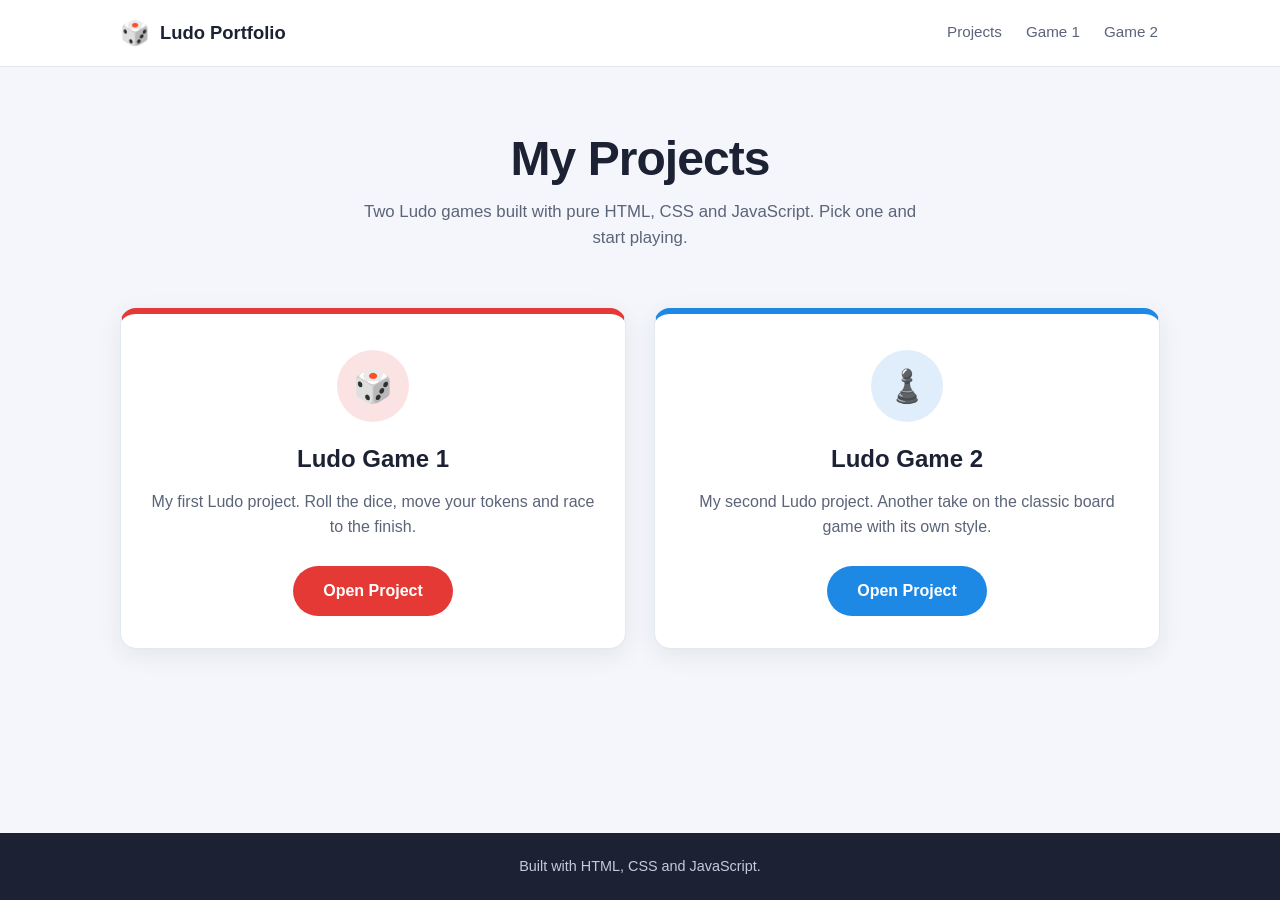
<file: index.html>
<!DOCTYPE html>
<html lang="en">
<head>
  <meta charset="UTF-8">
  <meta name="viewport" content="width=device-width, initial-scale=1.0">
  <meta name="description" content="A collection of my Ludo game projects.">
  <title>My Ludo Projects</title>
  <link rel="stylesheet" href="./style.css">
</head>
<body>

  <header class="site-header">
    <div class="container header-inner">
      <a class="brand" href="./">
        <span class="brand-icon" aria-hidden="true">🎲</span>
        <span class="brand-name">Ludo Portfolio</span>
      </a>
      <nav class="nav" aria-label="Main navigation">
        <a href="#projects">Projects</a>
        <a href="./project1/">Game 1</a>
        <a href="./project2/">Game 2</a>
      </nav>
    </div>
  </header>

  <main>
    <section class="hero">
      <div class="container">
        <h1>My Projects</h1>
        <p class="subtitle">Two Ludo games built with pure HTML, CSS and JavaScript. Pick one and start playing.</p>
      </div>
    </section>

    <section id="projects" class="projects">
      <div class="container cards">

        <article class="card card-one">
          <div class="card-icon" aria-hidden="true">🎲</div>
          <h2>Ludo Game 1</h2>
          <p>My first Ludo project. Roll the dice, move your tokens and race to the finish.</p>
          <a class="btn" href="./project1/">Open Project</a>
        </article>

        <article class="card card-two">
          <div class="card-icon" aria-hidden="true">♟️</div>
          <h2>Ludo Game 2</h2>
          <p>My second Ludo project. Another take on the classic board game with its own style.</p>
          <a class="btn" href="./project2/">Open Project</a>
        </article>

      </div>
    </section>
  </main>

  <footer class="site-footer">
    <div class="container">
      <p>Built with HTML, CSS and JavaScript.</p>
    </div>
  </footer>

</body>
</html>
</file>
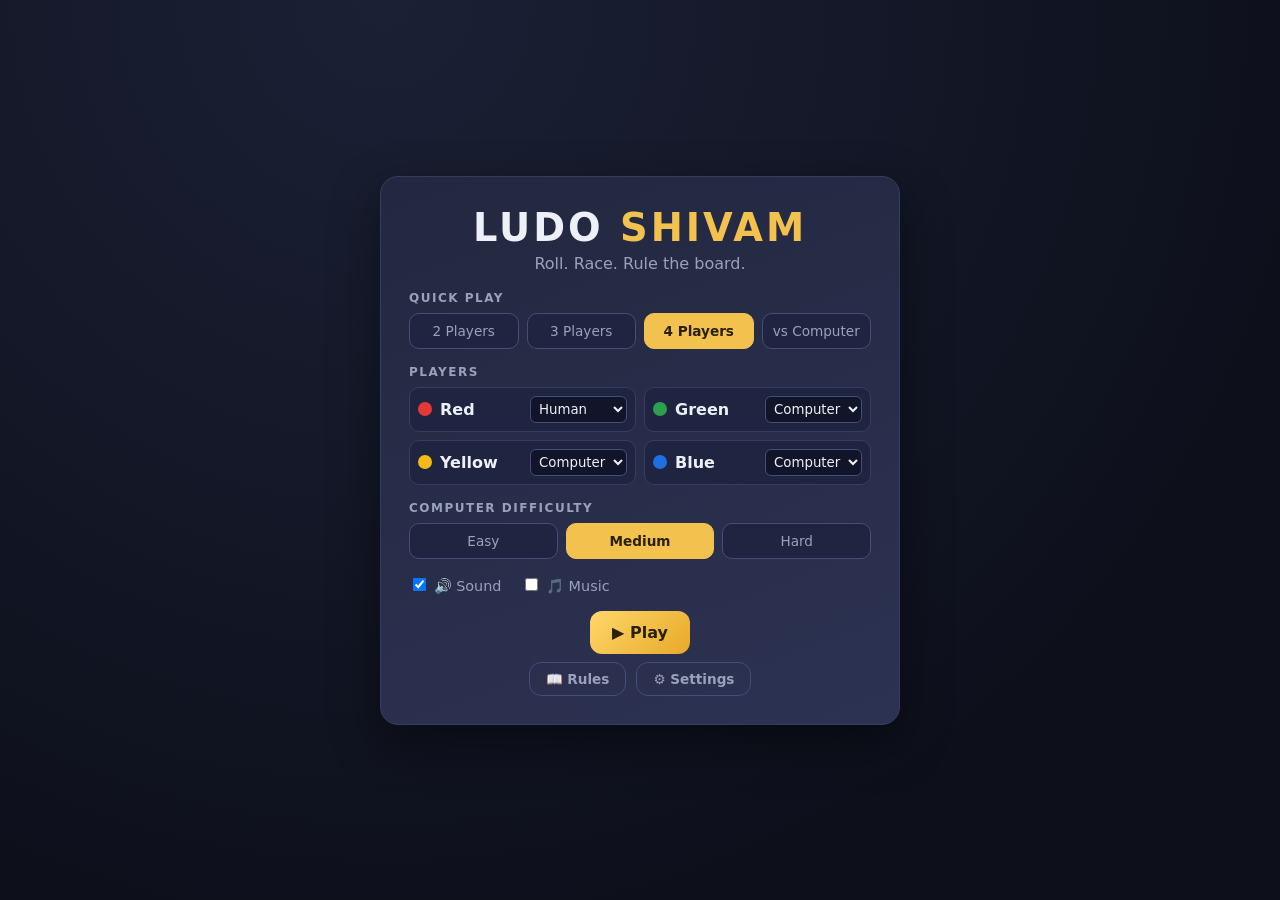
<file: project1/index.html>
<!DOCTYPE html>
<html lang="en">
<head>
<meta charset="UTF-8">
<meta name="viewport" content="width=device-width, initial-scale=1.0">
<title>Ludo-Shivam</title>
<link rel="stylesheet" href="style.css">
</head>
<body class="theme-classic">

<!-- START SCREEN -->
<section id="startScreen" class="screen">
  <div class="card start-card">
    <h1 class="logo">LUDO <span>SHIVAM</span></h1>
    <p class="tagline">Roll. Race. Rule the board.</p>

    <h3 class="label">Quick Play</h3>
    <div class="pill-row" id="modeRow">
      <button class="pill" data-mode="2">2 Players</button>
      <button class="pill" data-mode="3">3 Players</button>
      <button class="pill active" data-mode="4">4 Players</button>
      <button class="pill" data-mode="vs">vs Computer</button>
    </div>

    <h3 class="label">Players</h3>
    <div class="seat-grid" id="seatGrid">
      <div class="seat"><span class="dot red"></span><b>Red</b>
        <select data-color="red"><option value="human">Human</option><option value="ai">Computer</option><option value="off">Off</option></select></div>
      <div class="seat"><span class="dot green"></span><b>Green</b>
        <select data-color="green"><option value="ai">Computer</option><option value="human">Human</option><option value="off">Off</option></select></div>
      <div class="seat"><span class="dot yellow"></span><b>Yellow</b>
        <select data-color="yellow"><option value="ai">Computer</option><option value="human">Human</option><option value="off">Off</option></select></div>
      <div class="seat"><span class="dot blue"></span><b>Blue</b>
        <select data-color="blue"><option value="ai">Computer</option><option value="human">Human</option><option value="off">Off</option></select></div>
    </div>

    <h3 class="label">Computer Difficulty</h3>
    <div class="pill-row" id="diffRow">
      <button class="pill" data-diff="easy">Easy</button>
      <button class="pill active" data-diff="medium">Medium</button>
      <button class="pill" data-diff="hard">Hard</button>
    </div>

    <div class="toggle-row">
      <label><input type="checkbox" class="tg-sound" checked> 🔊 Sound</label>
      <label><input type="checkbox" class="tg-music"> 🎵 Music</label>
    </div>

    <div class="btn-row">
      <button id="playBtn" class="btn primary">▶ Play</button>
      <button id="resumeBtn" class="btn secondary hidden">⏪ Resume Game</button>
    </div>
    <div class="btn-row small">
      <button id="rulesBtn" class="btn ghost">📖 Rules</button>
      <button id="settingsBtn" class="btn ghost">⚙ Settings</button>
    </div>
  </div>
</section>

<!-- GAME SCREEN -->
<section id="gameScreen" class="screen hidden">
  <div class="game-wrap">
    <header class="hud">
      <div class="hud-title">LUDO <span>SHIVAM</span></div>
      <div class="hud-actions">
        <button id="settingsBtn2" class="icon-btn" aria-label="Settings">⚙</button>
        <button id="menuBtn" class="icon-btn" aria-label="Main menu">🏠</button>
      </div>
    </header>
    <div class="panel-row" id="panelTop"></div>
    <div class="board-wrap"><div id="board" class="board" aria-label="Ludo board"></div></div>
    <div class="panel-row" id="panelBottom"></div>
  </div>
</section>
<div id="msgLine" class="msg-line" aria-live="polite"></div>

<!-- WIN SCREEN -->
<section id="winScreen" class="screen hidden">
  <div class="card win-card">
    <div class="trophy">🏆</div>
    <h1 id="winTitle">RED WINS!</h1>
    <p id="winSub" class="tagline">4/4 Tokens Home</p>
    <div id="ranking" class="ranking"></div>
    <div class="btn-row">
      <button id="againBtn" class="btn primary">Play Again</button>
      <button id="menuBtn2" class="btn secondary">Main Menu</button>
    </div>
  </div>
</section>

<!-- RULES -->
<div id="rulesModal" class="modal-back hidden">
  <div class="modal card">
    <button class="x" data-close="rulesModal" aria-label="Close">✕</button>
    <h2>How to Play</h2>
    <ol class="rules">
      <li><b>Start:</b> Pick Human or Computer for each colour and press Play.</li>
      <li><b>Dice:</b> Tap the dice or the Roll button to get 1 to 6.</li>
      <li><b>Leaving home:</b> A token leaves base only on a 6.</li>
      <li><b>Moving:</b> Tap a glowing token to move it exactly the dice value.</li>
      <li><b>Capturing:</b> Landing on a rival token (outside safe cells) sends it home and gives you another turn.</li>
      <li><b>Safe cells:</b> Star cells and coloured start cells protect tokens.</li>
      <li><b>Rolling 6:</b> You roll again. Three sixes in a row cancel your turn.</li>
      <li><b>Reaching home:</b> A token needs the exact number to enter the centre. It gives you another turn.</li>
      <li><b>Winning:</b> First player to bring all 4 tokens home wins.</li>
    </ol>
  </div>
</div>

<!-- SETTINGS -->
<div id="settingsModal" class="modal-back hidden">
  <div class="modal card">
    <button class="x" data-close="settingsModal" aria-label="Close">✕</button>
    <h2>Settings</h2>
    <label class="row"><input type="checkbox" class="tg-sound" checked> 🔊 Sound effects</label>
    <label class="row"><input type="checkbox" class="tg-music"> 🎵 Music</label>
    <label class="row"><input type="checkbox" id="tgAnim" checked> ✨ Animations</label>
    <label class="row"><input type="checkbox" id="tgMsgs" checked> 💬 Game messages</label>
    <label class="row">Difficulty
      <select id="setDiff"><option value="easy">Easy</option><option value="medium" selected>Medium</option><option value="hard">Hard</option></select></label>
    <label class="row">Board theme
      <select id="setTheme"><option value="classic">Classic</option><option value="dark">Dark</option></select></label>
    <button id="clearSaveBtn" class="btn ghost wide">Clear saved game</button>
  </div>
</div>

<script src="script.js"></script>
</body>
</html>
</file>
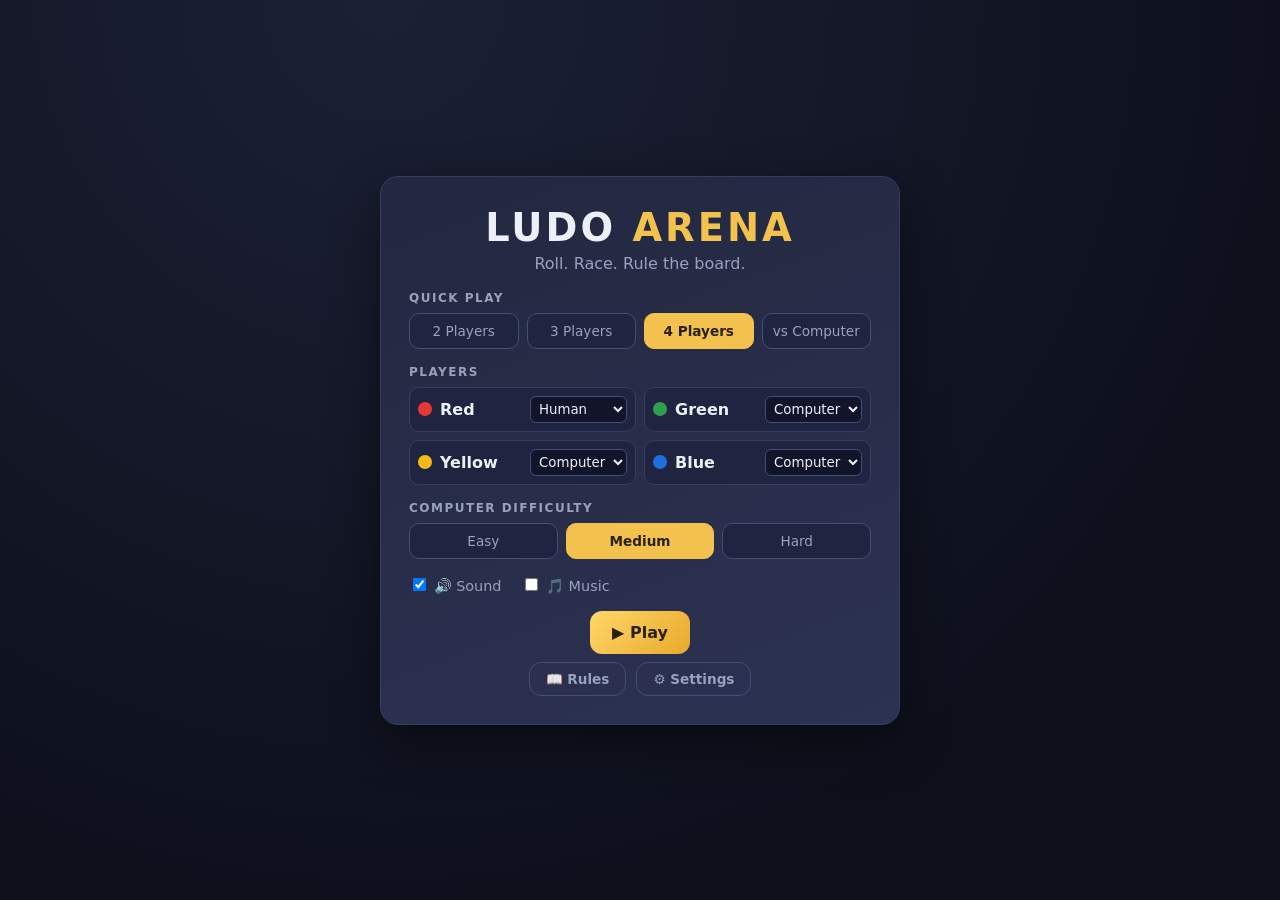
<file: project2/index.html>
<!DOCTYPE html>
<html lang="en">
<head>
<meta charset="UTF-8">
<meta name="viewport" content="width=device-width, initial-scale=1.0">
<title>Ludo Arena</title>
<link rel="stylesheet" href="style.css">
</head>
<body class="theme-classic">

<!-- START SCREEN -->
<section id="startScreen" class="screen">
  <div class="card start-card">
    <h1 class="logo">LUDO <span>ARENA</span></h1>
    <p class="tagline">Roll. Race. Rule the board.</p>

    <h3 class="label">Quick Play</h3>
    <div class="pill-row" id="modeRow">
      <button class="pill" data-mode="2">2 Players</button>
      <button class="pill" data-mode="3">3 Players</button>
      <button class="pill active" data-mode="4">4 Players</button>
      <button class="pill" data-mode="vs">vs Computer</button>
    </div>

    <h3 class="label">Players</h3>
    <div class="seat-grid" id="seatGrid">
      <div class="seat"><span class="dot red"></span><b>Red</b>
        <select data-color="red"><option value="human">Human</option><option value="ai">Computer</option><option value="off">Off</option></select></div>
      <div class="seat"><span class="dot green"></span><b>Green</b>
        <select data-color="green"><option value="ai">Computer</option><option value="human">Human</option><option value="off">Off</option></select></div>
      <div class="seat"><span class="dot yellow"></span><b>Yellow</b>
        <select data-color="yellow"><option value="ai">Computer</option><option value="human">Human</option><option value="off">Off</option></select></div>
      <div class="seat"><span class="dot blue"></span><b>Blue</b>
        <select data-color="blue"><option value="ai">Computer</option><option value="human">Human</option><option value="off">Off</option></select></div>
    </div>

    <h3 class="label">Computer Difficulty</h3>
    <div class="pill-row" id="diffRow">
      <button class="pill" data-diff="easy">Easy</button>
      <button class="pill active" data-diff="medium">Medium</button>
      <button class="pill" data-diff="hard">Hard</button>
    </div>

    <div class="toggle-row">
      <label><input type="checkbox" class="tg-sound" checked> 🔊 Sound</label>
      <label><input type="checkbox" class="tg-music"> 🎵 Music</label>
    </div>

    <div class="btn-row">
      <button id="playBtn" class="btn primary">▶ Play</button>
      <button id="resumeBtn" class="btn secondary hidden">⏪ Resume Game</button>
    </div>
    <div class="btn-row small">
      <button id="rulesBtn" class="btn ghost">📖 Rules</button>
      <button id="settingsBtn" class="btn ghost">⚙ Settings</button>
    </div>
  </div>
</section>

<!-- GAME SCREEN -->
<section id="gameScreen" class="screen hidden">
  <div class="game-wrap">
    <header class="hud">
      <div class="hud-title">LUDO <span>ARENA</span></div>
      <div class="hud-actions">
        <button id="settingsBtn2" class="icon-btn" aria-label="Settings">⚙</button>
        <button id="menuBtn" class="icon-btn" aria-label="Main menu">🏠</button>
      </div>
    </header>
    <div class="panel-row" id="panelTop"></div>
    <div class="board-wrap"><div id="board" class="board" aria-label="Ludo board"></div></div>
    <div class="panel-row" id="panelBottom"></div>
  </div>
</section>
<div id="msgLine" class="msg-line" aria-live="polite"></div>

<!-- WIN SCREEN -->
<section id="winScreen" class="screen hidden">
  <div class="card win-card">
    <div class="trophy">🏆</div>
    <h1 id="winTitle">RED WINS!</h1>
    <p id="winSub" class="tagline">4/4 Tokens Home</p>
    <div id="ranking" class="ranking"></div>
    <div class="btn-row">
      <button id="againBtn" class="btn primary">Play Again</button>
      <button id="menuBtn2" class="btn secondary">Main Menu</button>
    </div>
  </div>
</section>

<!-- RULES -->
<div id="rulesModal" class="modal-back hidden">
  <div class="modal card">
    <button class="x" data-close="rulesModal" aria-label="Close">✕</button>
    <h2>How to Play</h2>
    <ol class="rules">
      <li><b>Start:</b> Pick Human or Computer for each colour and press Play.</li>
      <li><b>Dice:</b> Tap the dice or the Roll button to get 1 to 6.</li>
      <li><b>Leaving home:</b> A token leaves base only on a 6.</li>
      <li><b>Moving:</b> Tap a glowing token to move it exactly the dice value.</li>
      <li><b>Capturing:</b> Landing on a rival token (outside safe cells) sends it home and gives you another turn.</li>
      <li><b>Safe cells:</b> Star cells and coloured start cells protect tokens.</li>
      <li><b>Rolling 6:</b> You roll again. Three sixes in a row cancel your turn.</li>
      <li><b>Reaching home:</b> A token needs the exact number to enter the centre. It gives you another turn.</li>
      <li><b>Winning:</b> First player to bring all 4 tokens home wins.</li>
    </ol>
  </div>
</div>

<!-- SETTINGS -->
<div id="settingsModal" class="modal-back hidden">
  <div class="modal card">
    <button class="x" data-close="settingsModal" aria-label="Close">✕</button>
    <h2>Settings</h2>
    <label class="row"><input type="checkbox" class="tg-sound" checked> 🔊 Sound effects</label>
    <label class="row"><input type="checkbox" class="tg-music"> 🎵 Music</label>
    <label class="row"><input type="checkbox" id="tgAnim" checked> ✨ Animations</label>
    <label class="row"><input type="checkbox" id="tgMsgs" checked> 💬 Game messages</label>
    <label class="row"><input type="checkbox" id="tgYellow" checked> 🟡 Yellow lucky dice</label>
    <label class="row">Difficulty
      <select id="setDiff"><option value="easy">Easy</option><option value="medium" selected>Medium</option><option value="hard">Hard</option></select></label>
    <label class="row">Board theme
      <select id="setTheme"><option value="classic">Classic</option><option value="dark">Dark</option></select></label>
    <button id="clearSaveBtn" class="btn ghost wide">Clear saved game</button>
  </div>
</div>

<script src="script.js"></script>
</body>
</html>
</file>
<file: style.css>
/* my-website/style.css */

:root {
  --bg: #f4f6fb;
  --surface: #ffffff;
  --text: #1c2233;
  --muted: #5b6478;
  --border: #e3e7f0;
  --red: #e53935;
  --blue: #1e88e5;
  --green: #43a047;
  --yellow: #fdb827;
  --dark: #1c2233;
  --radius: 16px;
  --shadow: 0 6px 24px rgba(28, 34, 51, 0.08);
  --shadow-hover: 0 14px 34px rgba(28, 34, 51, 0.16);
}

* {
  box-sizing: border-box;
  margin: 0;
  padding: 0;
}

html {
  scroll-behavior: smooth;
}

body {
  font-family: -apple-system, BlinkMacSystemFont, "Segoe UI", Roboto, "Helvetica Neue", Arial, sans-serif;
  background: var(--bg);
  color: var(--text);
  line-height: 1.6;
  min-height: 100vh;
  display: flex;
  flex-direction: column;
}

main {
  flex: 1;
}

.container {
  width: 100%;
  max-width: 1080px;
  margin: 0 auto;
  padding: 0 20px;
}

/* Header */
.site-header {
  background: var(--surface);
  border-bottom: 1px solid var(--border);
  position: sticky;
  top: 0;
  z-index: 10;
}

.header-inner {
  display: flex;
  align-items: center;
  justify-content: space-between;
  gap: 16px;
  padding-top: 14px;
  padding-bottom: 14px;
  flex-wrap: wrap;
}

.brand {
  display: flex;
  align-items: center;
  gap: 10px;
  text-decoration: none;
  color: var(--text);
  font-weight: 700;
  font-size: 1.15rem;
}

.brand-icon {
  font-size: 1.5rem;
}

.nav {
  display: flex;
  gap: 20px;
}

.nav a {
  text-decoration: none;
  color: var(--muted);
  font-weight: 500;
  font-size: 0.95rem;
  padding: 4px 2px;
  border-bottom: 2px solid transparent;
  transition: color 0.2s ease, border-color 0.2s ease;
}

.nav a:hover,
.nav a:focus-visible {
  color: var(--text);
  border-bottom-color: var(--yellow);
  outline: none;
}

/* Hero */
.hero {
  text-align: center;
  padding: 64px 0 28px;
}

.hero h1 {
  font-size: clamp(2rem, 5vw, 3rem);
  line-height: 1.15;
  letter-spacing: -0.02em;
  margin-bottom: 12px;
}

.subtitle {
  max-width: 560px;
  margin: 0 auto;
  color: var(--muted);
  font-size: 1.05rem;
}

/* Cards */
.projects {
  padding: 28px 0 72px;
}

.cards {
  display: grid;
  grid-template-columns: repeat(2, 1fr);
  gap: 28px;
}

.card {
  --accent: var(--red);
  background: var(--surface);
  border: 1px solid var(--border);
  border-top: 6px solid var(--accent);
  border-radius: var(--radius);
  box-shadow: var(--shadow);
  padding: 36px 28px 32px;
  text-align: center;
  display: flex;
  flex-direction: column;
  align-items: center;
  transition: transform 0.25s ease, box-shadow 0.25s ease;
}

.card:hover {
  transform: translateY(-6px);
  box-shadow: var(--shadow-hover);
}

.card-one {
  --accent: var(--red);
}

.card-two {
  --accent: var(--blue);
}

.card-icon {
  width: 72px;
  height: 72px;
  border-radius: 50%;
  display: flex;
  align-items: center;
  justify-content: center;
  font-size: 2rem;
  margin-bottom: 18px;
  background: color-mix(in srgb, var(--accent) 14%, white);
}

.card h2 {
  font-size: 1.5rem;
  margin-bottom: 10px;
}

.card p {
  color: var(--muted);
  margin-bottom: 26px;
  flex: 1;
}

.btn {
  display: inline-block;
  background: var(--accent);
  color: #ffffff;
  text-decoration: none;
  font-weight: 600;
  padding: 12px 30px;
  border-radius: 999px;
  transition: filter 0.2s ease, transform 0.2s ease;
}

.btn:hover {
  filter: brightness(1.08);
  transform: scale(1.04);
}

.btn:focus-visible {
  outline: 3px solid var(--yellow);
  outline-offset: 3px;
}

/* Footer */
.site-footer {
  background: var(--dark);
  color: #c5cbdb;
  text-align: center;
  padding: 22px 0;
  font-size: 0.9rem;
}

/* Responsive */
@media (max-width: 720px) {
  .cards {
    grid-template-columns: 1fr;
  }

  .hero {
    padding: 44px 0 16px;
  }

  .header-inner {
    justify-content: center;
  }

  .nav {
    gap: 16px;
  }
}

@media (prefers-reduced-motion: reduce) {
  * {
    transition: none !important;
    scroll-behavior: auto !important;
  }
}
</file>
<file: project1/style.css>
:root{
  --red:#e53935; --green:#2e9e4f; --yellow:#f5b91a; --blue:#1e6fe0;
  --red-l:#f9d0cf; --green-l:#cfeeda; --yellow-l:#fdecb8; --blue-l:#cfe0fa;
  --gold:#f2c14e; --ink:#1c2130;
  --bg1:#1b2035; --bg2:#0d101b; --panel:#232840; --panel2:#2c3252; --text:#eef0f8; --muted:#9aa1bd;
  --cell:#ffffff; --cellline:#c9cde0; --boardbg:#f4f1e8;
}
.theme-dark{ --cell:#2b3150; --cellline:#3c4368; --boardbg:#1a1e33; }
*{box-sizing:border-box;}
html,body{margin:0; min-height:100%;}
body{
  background:radial-gradient(circle at 30% 0%,var(--bg1),var(--bg2) 75%); color:var(--text);
  font-family:'Segoe UI',system-ui,Arial,sans-serif; overflow-x:hidden;
}
.hidden{display:none !important;}
button,select{font-family:inherit;}
button:focus-visible,select:focus-visible,.dice:focus-visible{outline:3px solid var(--gold); outline-offset:2px;}
.screen{min-height:100vh; display:flex; align-items:center; justify-content:center; padding:16px;}
.card{background:linear-gradient(160deg,var(--panel),var(--panel2)); border:1px solid #363d63; border-radius:18px; box-shadow:0 18px 50px rgba(0,0,0,.45);}

/* start */
.start-card{padding:28px; width:100%; max-width:520px;}
.logo{margin:0; text-align:center; font-size:2.4rem; letter-spacing:3px;}
.logo span{color:var(--gold);}
.tagline{text-align:center; color:var(--muted); margin:4px 0 18px;}
.label{margin:16px 0 8px; font-size:.75rem; text-transform:uppercase; letter-spacing:1.5px; color:var(--muted);}
.pill-row{display:flex; gap:8px; flex-wrap:wrap;}
.pill{flex:1; min-width:80px; padding:9px 8px; border-radius:10px; border:1px solid #454d79; background:#1f2440; color:var(--muted); cursor:pointer; font-size:.85rem;}
.pill.active{background:var(--gold); color:#2a2006; border-color:var(--gold); font-weight:700;}
.seat-grid{display:grid; grid-template-columns:1fr 1fr; gap:8px;}
.seat{display:flex; align-items:center; gap:8px; background:#1f2440; border:1px solid #363d63; border-radius:10px; padding:8px;}
.seat select{margin-left:auto; background:#12152a; color:var(--text); border:1px solid #454d79; border-radius:6px; padding:4px;}
.dot{width:14px; height:14px; border-radius:50%; display:inline-block;}
.dot.red{background:var(--red);} .dot.green{background:var(--green);} .dot.yellow{background:var(--yellow);} .dot.blue{background:var(--blue);}
.toggle-row{display:flex; gap:20px; margin:16px 0; color:var(--muted); font-size:.9rem;}
.btn-row{display:flex; gap:10px; justify-content:center; flex-wrap:wrap; margin-top:8px;}
.btn{border:none; border-radius:12px; padding:12px 22px; font-size:1rem; font-weight:700; cursor:pointer; transition:transform .1s, filter .15s;}
.btn:active{transform:scale(.95);} .btn:hover{filter:brightness(1.1);}
.btn:disabled{opacity:.5; cursor:not-allowed;}
.btn.primary{background:linear-gradient(135deg,#ffd76a,#e8a92a); color:#2a2006;}
.btn.secondary{background:#3a4272; color:var(--text);}
.btn.ghost{background:transparent; border:1px solid #454d79; color:var(--muted);}
.btn.wide{width:100%; margin-top:10px;}
.btn-row.small .btn{padding:8px 16px; font-size:.85rem;}

/* game */
#gameScreen{padding:8px; align-items:flex-start;}
.game-wrap{width:min(100%,640px); margin:0 auto; display:flex; flex-direction:column; gap:8px;}
.hud{display:flex; align-items:center; justify-content:space-between; padding:2px 4px;}
.hud-title{font-weight:800; letter-spacing:2px; font-size:1rem;} .hud-title span{color:var(--gold);}
.hud-actions{display:flex; gap:8px;}
.icon-btn{width:36px; height:36px; border-radius:10px; border:1px solid #454d79; background:var(--panel2); color:var(--text); font-size:1rem; cursor:pointer;}
.board-wrap{width:min(100%,calc(100dvh - 230px)); min-width:min(100%,260px); aspect-ratio:1/1; margin:0 auto;}
.panel-row{display:flex; justify-content:space-between; gap:8px;}
.pp{flex:1; display:flex; align-items:center; gap:10px; padding:6px 10px; border-radius:14px; background:var(--panel); border:2px solid transparent; min-height:64px; transition:box-shadow .2s, border-color .2s;}
.pp.empty{background:transparent;}
.pp.right{flex-direction:row-reverse; text-align:right;}
.pp.red{border-color:rgba(229,57,53,.35);} .pp.green{border-color:rgba(46,158,79,.35);} .pp.yellow{border-color:rgba(245,185,26,.35);} .pp.blue{border-color:rgba(30,111,224,.35);}
.pp.active.red{border-color:var(--red); box-shadow:0 0 14px rgba(229,57,53,.6);}
.pp.active.green{border-color:var(--green); box-shadow:0 0 14px rgba(46,158,79,.6);}
.pp.active.yellow{border-color:var(--yellow); box-shadow:0 0 14px rgba(245,185,26,.6);}
.pp.active.blue{border-color:var(--blue); box-shadow:0 0 14px rgba(30,111,224,.6);}
.pp .info{display:flex; flex-direction:column; font-size:.78rem; line-height:1.3; min-width:0;}
.pp .info b{font-size:.9rem;} .pp .cnt{color:var(--muted);} .pp .hint{color:var(--gold); min-height:1em;}
.dice{flex:0 0 auto; width:clamp(44px,13vw,60px); height:clamp(44px,13vw,60px); background:#fff; border-radius:12px; padding:7px; display:grid; grid-template:repeat(3,1fr)/repeat(3,1fr); box-shadow:0 4px 10px rgba(0,0,0,.4), inset 0 -3px 0 #d5d8e6; opacity:.75; cursor:default;}
.dice.ready{opacity:1; cursor:pointer; animation:ready 1s ease-in-out infinite; outline:3px solid var(--gold);}
@keyframes ready{0%,100%{transform:scale(1);}50%{transform:scale(1.1);}}
.dice.rolling{animation:spin .55s linear; opacity:1;}
@keyframes spin{from{transform:rotate(0) scale(1);}50%{transform:rotate(180deg) scale(1.2);}to{transform:rotate(360deg) scale(1);}}
.pip{width:70%; height:70%; margin:auto; border-radius:50%;}
.pip.on{background:#1c2130;}
.board{position:relative; width:100%; height:100%; background:var(--boardbg); border-radius:12px; border:4px solid #0f1220; box-shadow:0 12px 40px rgba(0,0,0,.5); overflow:hidden;}
.cell{position:absolute; width:calc(100%/15); height:calc(100%/15); background:var(--cell); border:1px solid var(--cellline); display:flex; align-items:center; justify-content:center; font-size:clamp(8px,2.2vw,16px); color:#8a8fa8;}
.cell.red{background:var(--red);} .cell.green{background:var(--green);} .cell.yellow{background:var(--yellow);} .cell.blue{background:var(--blue);}
.cell.star::after{content:'★'; color:#9aa0bd;}
.cell.red.star::after,.cell.green.star::after,.cell.yellow.star::after,.cell.blue.star::after{color:rgba(255,255,255,.85);}
.base{position:absolute; width:40%; height:40%; border-radius:6px;}
.base.red{background:var(--red);left:0;top:0;} .base.green{background:var(--green);right:0;top:0;}
.base.yellow{background:var(--yellow);right:0;bottom:0;} .base.blue{background:var(--blue);left:0;bottom:0;}
.base-inner{position:absolute; left:16.67%; top:16.67%; width:66.66%; height:66.66%; background:#fff; border-radius:14%; box-shadow:inset 0 2px 8px rgba(0,0,0,.25);}
.theme-dark .base-inner{background:#e9ebf5;}
.slot{position:absolute; width:20%; height:20%; border-radius:50%; transform:translate(-50%,-50%);}
.slot.red{background:var(--red-l);} .slot.green{background:var(--green-l);} .slot.yellow{background:var(--yellow-l);} .slot.blue{background:var(--blue-l);}
.center{position:absolute; left:40%; top:40%; width:20%; height:20%;}
.tri{position:absolute; inset:0;}
.tri.red{background:var(--red); clip-path:polygon(0 0,50% 50%,0 100%);}
.tri.green{background:var(--green); clip-path:polygon(0 0,100% 0,50% 50%);}
.tri.yellow{background:var(--yellow); clip-path:polygon(100% 0,100% 100%,50% 50%);}
.tri.blue{background:var(--blue); clip-path:polygon(0 100%,100% 100%,50% 50%);}

.token{position:absolute; border-radius:50%; cursor:default; z-index:5; transition:left .18s ease, top .18s ease, width .15s, height .15s; border:2px solid #fff; box-shadow:0 3px 5px rgba(0,0,0,.45), inset 0 -4px 5px rgba(0,0,0,.3), inset 0 3px 4px rgba(255,255,255,.45);}
.token::after{content:''; position:absolute; left:28%; top:28%; width:44%; height:44%; border-radius:50%; background:rgba(255,255,255,.35); border:1px solid rgba(255,255,255,.6);}
.token.red{background:radial-gradient(circle at 35% 30%,#ff8f8c,var(--red) 70%);}
.token.green{background:radial-gradient(circle at 35% 30%,#7ee8a0,var(--green) 70%);}
.token.yellow{background:radial-gradient(circle at 35% 30%,#ffe58a,var(--yellow) 70%);}
.token.blue{background:radial-gradient(circle at 35% 30%,#8fbcff,var(--blue) 70%);}
.token.movable{cursor:pointer; z-index:9; animation:hop .7s ease-in-out infinite; box-shadow:0 0 0 3px var(--gold),0 0 14px 5px rgba(242,193,78,.85);}
.token.movable::before{content:'▼'; position:absolute; top:-70%; left:50%; transform:translateX(-50%); color:var(--gold); font-size:.8em; text-shadow:0 1px 2px #000;}
@keyframes hop{0%,100%{transform:translateY(0);}50%{transform:translateY(-14%);}}
.token.captured{animation:zap .5s;}
@keyframes zap{0%{transform:scale(1.5);filter:brightness(2);}100%{transform:scale(1);}}
.token.done{animation:pop .6s;}
@keyframes pop{0%{transform:scale(2);}100%{transform:scale(1);}}


.msg-line{position:fixed; left:50%; bottom:10px; transform:translate(-50%,20px); background:rgba(20,24,44,.92); border:1px solid #454d79; padding:6px 16px; border-radius:20px; font-size:.82rem; opacity:0; transition:opacity .25s, transform .25s; pointer-events:none; z-index:200; white-space:nowrap; max-width:94vw; overflow:hidden; text-overflow:ellipsis;}
.msg-line.show{opacity:1; transform:translate(-50%,0);}

.win-card{padding:32px; text-align:center; width:100%; max-width:420px;}
.trophy{font-size:3.6rem; animation:pop .8s;}
.ranking{display:flex; flex-direction:column; gap:8px; margin:16px 0;}
.rank{display:flex; justify-content:space-between; background:#1f2440; border-radius:10px; padding:9px 14px;}
.confetti{position:fixed; top:-10px; width:10px; height:14px; z-index:300; animation:fall linear forwards; pointer-events:none;}
@keyframes fall{to{transform:translateY(110vh) rotate(720deg); opacity:.8;}}

.modal-back{position:fixed; inset:0; background:rgba(0,0,0,.65); z-index:150; display:flex; align-items:center; justify-content:center; padding:16px;}
.modal{padding:24px; max-width:460px; width:100%; max-height:85vh; overflow:auto; position:relative;}
.modal h2{margin-top:0;}
.x{position:absolute; top:10px; right:12px; background:none; border:none; color:var(--text); font-size:1.2rem; cursor:pointer;}
.rules li{margin-bottom:9px; line-height:1.4; font-size:.92rem;}
.row{display:flex; align-items:center; justify-content:space-between; gap:10px; margin-bottom:14px; font-size:.95rem;}
.row select{background:#12152a; color:var(--text); border:1px solid #454d79; border-radius:6px; padding:5px;}

@media (prefers-reduced-motion:reduce){ .token.movable,.dice.rolling{animation:none;} }

@media (max-height:600px){.board-wrap{width:min(100%,calc(100dvh - 190px));} .pp{min-height:52px;}}
</file>
<file: project2/style.css>
:root{
  --red:#e53935; --green:#2e9e4f; --yellow:#f5b91a; --blue:#1e6fe0;
  --red-l:#f9d0cf; --green-l:#cfeeda; --yellow-l:#fdecb8; --blue-l:#cfe0fa;
  --gold:#f2c14e; --ink:#1c2130;
  --bg1:#1b2035; --bg2:#0d101b; --panel:#232840; --panel2:#2c3252; --text:#eef0f8; --muted:#9aa1bd;
  --cell:#ffffff; --cellline:#c9cde0; --boardbg:#f4f1e8;
}
.theme-dark{ --cell:#2b3150; --cellline:#3c4368; --boardbg:#1a1e33; }
*{box-sizing:border-box;}
html,body{margin:0; min-height:100%;}
body{
  background:radial-gradient(circle at 30% 0%,var(--bg1),var(--bg2) 75%); color:var(--text);
  font-family:'Segoe UI',system-ui,Arial,sans-serif; overflow-x:hidden;
}
.hidden{display:none !important;}
button,select{font-family:inherit;}
button:focus-visible,select:focus-visible,.dice:focus-visible{outline:3px solid var(--gold); outline-offset:2px;}
.screen{min-height:100vh; display:flex; align-items:center; justify-content:center; padding:16px;}
.card{background:linear-gradient(160deg,var(--panel),var(--panel2)); border:1px solid #363d63; border-radius:18px; box-shadow:0 18px 50px rgba(0,0,0,.45);}

/* start */
.start-card{padding:28px; width:100%; max-width:520px;}
.logo{margin:0; text-align:center; font-size:2.4rem; letter-spacing:3px;}
.logo span{color:var(--gold);}
.tagline{text-align:center; color:var(--muted); margin:4px 0 18px;}
.label{margin:16px 0 8px; font-size:.75rem; text-transform:uppercase; letter-spacing:1.5px; color:var(--muted);}
.pill-row{display:flex; gap:8px; flex-wrap:wrap;}
.pill{flex:1; min-width:80px; padding:9px 8px; border-radius:10px; border:1px solid #454d79; background:#1f2440; color:var(--muted); cursor:pointer; font-size:.85rem;}
.pill.active{background:var(--gold); color:#2a2006; border-color:var(--gold); font-weight:700;}
.seat-grid{display:grid; grid-template-columns:1fr 1fr; gap:8px;}
.seat{display:flex; align-items:center; gap:8px; background:#1f2440; border:1px solid #363d63; border-radius:10px; padding:8px;}
.seat select{margin-left:auto; background:#12152a; color:var(--text); border:1px solid #454d79; border-radius:6px; padding:4px;}
.dot{width:14px; height:14px; border-radius:50%; display:inline-block;}
.dot.red{background:var(--red);} .dot.green{background:var(--green);} .dot.yellow{background:var(--yellow);} .dot.blue{background:var(--blue);}
.toggle-row{display:flex; gap:20px; margin:16px 0; color:var(--muted); font-size:.9rem;}
.btn-row{display:flex; gap:10px; justify-content:center; flex-wrap:wrap; margin-top:8px;}
.btn{border:none; border-radius:12px; padding:12px 22px; font-size:1rem; font-weight:700; cursor:pointer; transition:transform .1s, filter .15s;}
.btn:active{transform:scale(.95);} .btn:hover{filter:brightness(1.1);}
.btn:disabled{opacity:.5; cursor:not-allowed;}
.btn.primary{background:linear-gradient(135deg,#ffd76a,#e8a92a); color:#2a2006;}
.btn.secondary{background:#3a4272; color:var(--text);}
.btn.ghost{background:transparent; border:1px solid #454d79; color:var(--muted);}
.btn.wide{width:100%; margin-top:10px;}
.btn-row.small .btn{padding:8px 16px; font-size:.85rem;}

/* game */
#gameScreen{padding:8px; align-items:flex-start;}
.game-wrap{width:min(100%,640px); margin:0 auto; display:flex; flex-direction:column; gap:8px;}
.hud{display:flex; align-items:center; justify-content:space-between; padding:2px 4px;}
.hud-title{font-weight:800; letter-spacing:2px; font-size:1rem;} .hud-title span{color:var(--gold);}
.hud-actions{display:flex; gap:8px;}
.icon-btn{width:36px; height:36px; border-radius:10px; border:1px solid #454d79; background:var(--panel2); color:var(--text); font-size:1rem; cursor:pointer;}
.board-wrap{width:min(100%,calc(100dvh - 230px)); min-width:min(100%,260px); aspect-ratio:1/1; margin:0 auto;}
.panel-row{display:flex; justify-content:space-between; gap:8px;}
.pp{flex:1; display:flex; align-items:center; gap:10px; padding:6px 10px; border-radius:14px; background:var(--panel); border:2px solid transparent; min-height:64px; transition:box-shadow .2s, border-color .2s;}
.pp.empty{background:transparent;}
.pp.right{flex-direction:row-reverse; text-align:right;}
.pp.red{border-color:rgba(229,57,53,.35);} .pp.green{border-color:rgba(46,158,79,.35);} .pp.yellow{border-color:rgba(245,185,26,.35);} .pp.blue{border-color:rgba(30,111,224,.35);}
.pp.active.red{border-color:var(--red); box-shadow:0 0 14px rgba(229,57,53,.6);}
.pp.active.green{border-color:var(--green); box-shadow:0 0 14px rgba(46,158,79,.6);}
.pp.active.yellow{border-color:var(--yellow); box-shadow:0 0 14px rgba(245,185,26,.6);}
.pp.active.blue{border-color:var(--blue); box-shadow:0 0 14px rgba(30,111,224,.6);}
.pp .info{display:flex; flex-direction:column; font-size:.78rem; line-height:1.3; min-width:0;}
.pp .info b{font-size:.9rem;} .pp .cnt{color:var(--muted);} .pp .hint{color:var(--gold); min-height:1em;}
.dice{flex:0 0 auto; width:clamp(44px,13vw,60px); height:clamp(44px,13vw,60px); background:#fff; border-radius:12px; padding:7px; display:grid; grid-template:repeat(3,1fr)/repeat(3,1fr); box-shadow:0 4px 10px rgba(0,0,0,.4), inset 0 -3px 0 #d5d8e6; opacity:.75; cursor:default;}
.dice.ready{opacity:1; cursor:pointer; animation:ready 1s ease-in-out infinite; outline:3px solid var(--gold);}
@keyframes ready{0%,100%{transform:scale(1);}50%{transform:scale(1.1);}}
.dice.rolling{animation:spin .55s linear; opacity:1;}
@keyframes spin{from{transform:rotate(0) scale(1);}50%{transform:rotate(180deg) scale(1.2);}to{transform:rotate(360deg) scale(1);}}
.pip{width:70%; height:70%; margin:auto; border-radius:50%;}
.pip.on{background:#1c2130;}
.board{position:relative; width:100%; height:100%; background:var(--boardbg); border-radius:12px; border:4px solid #0f1220; box-shadow:0 12px 40px rgba(0,0,0,.5); overflow:hidden;}
.cell{position:absolute; width:calc(100%/15); height:calc(100%/15); background:var(--cell); border:1px solid var(--cellline); display:flex; align-items:center; justify-content:center; font-size:clamp(8px,2.2vw,16px); color:#8a8fa8;}
.cell.red{background:var(--red);} .cell.green{background:var(--green);} .cell.yellow{background:var(--yellow);} .cell.blue{background:var(--blue);}
.cell.star::after{content:'★'; color:#9aa0bd;}
.cell.red.star::after,.cell.green.star::after,.cell.yellow.star::after,.cell.blue.star::after{color:rgba(255,255,255,.85);}
.base{position:absolute; width:40%; height:40%; border-radius:6px;}
.base.red{background:var(--red);left:0;top:0;} .base.green{background:var(--green);right:0;top:0;}
.base.yellow{background:var(--yellow);right:0;bottom:0;} .base.blue{background:var(--blue);left:0;bottom:0;}
.base-inner{position:absolute; left:16.67%; top:16.67%; width:66.66%; height:66.66%; background:#fff; border-radius:14%; box-shadow:inset 0 2px 8px rgba(0,0,0,.25);}
.theme-dark .base-inner{background:#e9ebf5;}
.slot{position:absolute; width:20%; height:20%; border-radius:50%; transform:translate(-50%,-50%);}
.slot.red{background:var(--red-l);} .slot.green{background:var(--green-l);} .slot.yellow{background:var(--yellow-l);} .slot.blue{background:var(--blue-l);}
.center{position:absolute; left:40%; top:40%; width:20%; height:20%;}
.tri{position:absolute; inset:0;}
.tri.red{background:var(--red); clip-path:polygon(0 0,50% 50%,0 100%);}
.tri.green{background:var(--green); clip-path:polygon(0 0,100% 0,50% 50%);}
.tri.yellow{background:var(--yellow); clip-path:polygon(100% 0,100% 100%,50% 50%);}
.tri.blue{background:var(--blue); clip-path:polygon(0 100%,100% 100%,50% 50%);}

.token{position:absolute; border-radius:50%; cursor:default; z-index:5; transition:left .18s ease, top .18s ease, width .15s, height .15s; border:2px solid #fff; box-shadow:0 3px 5px rgba(0,0,0,.45), inset 0 -4px 5px rgba(0,0,0,.3), inset 0 3px 4px rgba(255,255,255,.45);}
.token::after{content:''; position:absolute; left:28%; top:28%; width:44%; height:44%; border-radius:50%; background:rgba(255,255,255,.35); border:1px solid rgba(255,255,255,.6);}
.token.red{background:radial-gradient(circle at 35% 30%,#ff8f8c,var(--red) 70%);}
.token.green{background:radial-gradient(circle at 35% 30%,#7ee8a0,var(--green) 70%);}
.token.yellow{background:radial-gradient(circle at 35% 30%,#ffe58a,var(--yellow) 70%);}
.token.blue{background:radial-gradient(circle at 35% 30%,#8fbcff,var(--blue) 70%);}
.token.movable{cursor:pointer; z-index:9; animation:hop .7s ease-in-out infinite; box-shadow:0 0 0 3px var(--gold),0 0 14px 5px rgba(242,193,78,.85);}
.token.movable::before{content:'▼'; position:absolute; top:-70%; left:50%; transform:translateX(-50%); color:var(--gold); font-size:.8em; text-shadow:0 1px 2px #000;}
@keyframes hop{0%,100%{transform:translateY(0);}50%{transform:translateY(-14%);}}
.token.captured{animation:zap .5s;}
@keyframes zap{0%{transform:scale(1.5);filter:brightness(2);}100%{transform:scale(1);}}
.token.done{animation:pop .6s;}
@keyframes pop{0%{transform:scale(2);}100%{transform:scale(1);}}


.msg-line{position:fixed; left:50%; bottom:10px; transform:translate(-50%,20px); background:rgba(20,24,44,.92); border:1px solid #454d79; padding:6px 16px; border-radius:20px; font-size:.82rem; opacity:0; transition:opacity .25s, transform .25s; pointer-events:none; z-index:200; white-space:nowrap; max-width:94vw; overflow:hidden; text-overflow:ellipsis;}
.msg-line.show{opacity:1; transform:translate(-50%,0);}

.win-card{padding:32px; text-align:center; width:100%; max-width:420px;}
.trophy{font-size:3.6rem; animation:pop .8s;}
.ranking{display:flex; flex-direction:column; gap:8px; margin:16px 0;}
.rank{display:flex; justify-content:space-between; background:#1f2440; border-radius:10px; padding:9px 14px;}
.confetti{position:fixed; top:-10px; width:10px; height:14px; z-index:300; animation:fall linear forwards; pointer-events:none;}
@keyframes fall{to{transform:translateY(110vh) rotate(720deg); opacity:.8;}}

.modal-back{position:fixed; inset:0; background:rgba(0,0,0,.65); z-index:150; display:flex; align-items:center; justify-content:center; padding:16px;}
.modal{padding:24px; max-width:460px; width:100%; max-height:85vh; overflow:auto; position:relative;}
.modal h2{margin-top:0;}
.x{position:absolute; top:10px; right:12px; background:none; border:none; color:var(--text); font-size:1.2rem; cursor:pointer;}
.rules li{margin-bottom:9px; line-height:1.4; font-size:.92rem;}
.row{display:flex; align-items:center; justify-content:space-between; gap:10px; margin-bottom:14px; font-size:.95rem;}
.row select{background:#12152a; color:var(--text); border:1px solid #454d79; border-radius:6px; padding:5px;}

@media (prefers-reduced-motion:reduce){ .token.movable,.dice.rolling{animation:none;} }

@media (max-height:600px){.board-wrap{width:min(100%,calc(100dvh - 190px));} .pp{min-height:52px;}}
</file>
